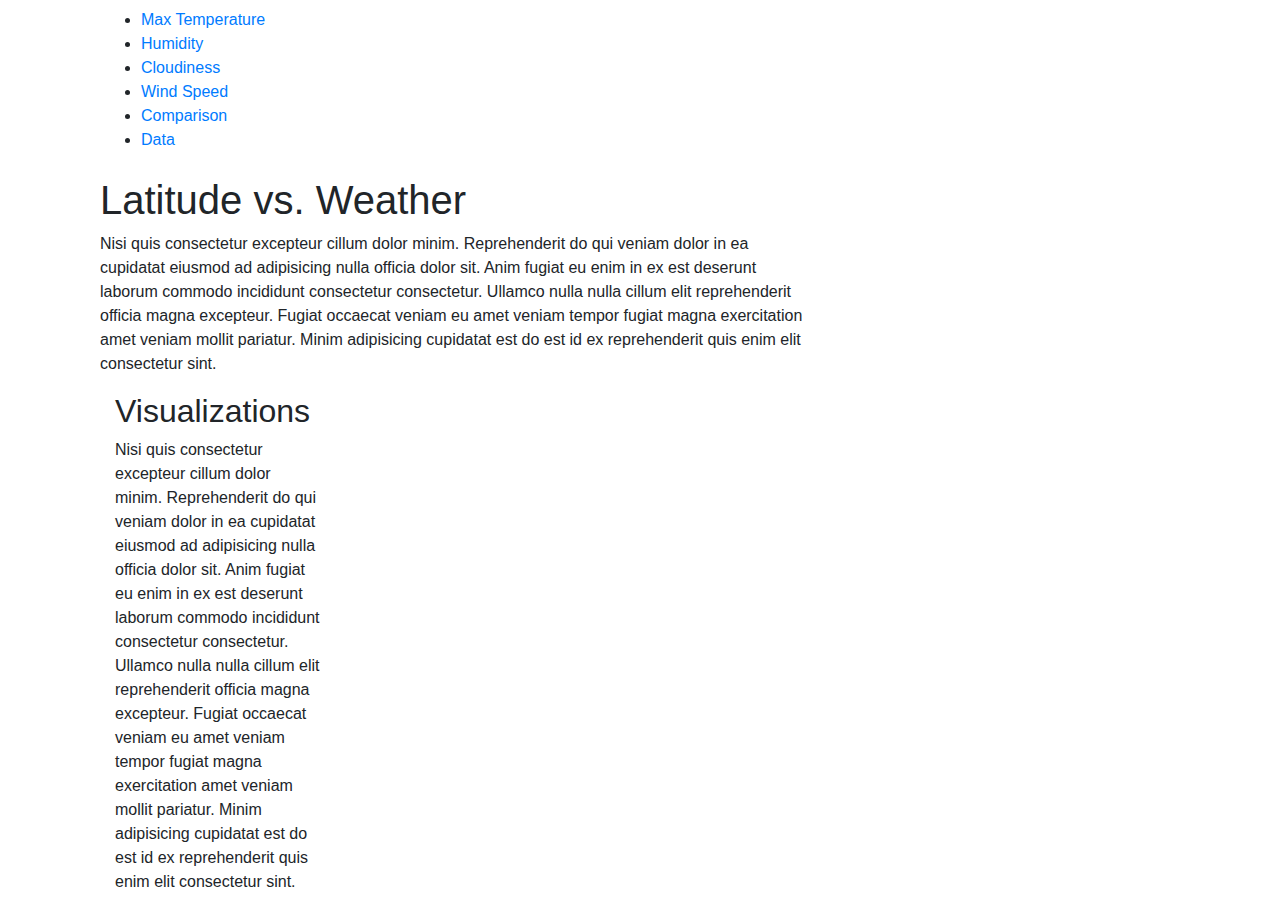
<file: index.html>
<!doctype html>
<html lang="en-us">
  <head>
    <!-- Required meta tags -->
    <meta charset="utf-8">
    <meta name="viewport" content="width=device-width, initial-scale=1, shrink-to-fit=no">

    <!-- Bootstrap CSS -->
    <link rel="stylesheet" href="https://stackpath.bootstrapcdn.com/bootstrap/4.3.1/css/bootstrap.min.css" 
    integrity="sha384-ggOyR0iXCbMQv3Xipma34MD+dH/1fQ784/j6cY/iJTQUOhcWr7x9JvoRxT2MZw1T" crossorigin="anonymous">

    <title>Latitude</title>
  </head>

<body>

  <div class="container">
    <nav class="navbar">
      <ul>
        <li>
          <a href="#">Max Temperature</a>
        </li>
        <li>
          <a href="#">Humidity</a>
        </li>
        <li>
          <a href="#">Cloudiness</a>
        </li>
        <li>
          <a href="#">Wind Speed</a>
        </li>
        <li>
            <a href="#">Comparison</a>
        </li>
        <li>
            <a href="#">Data</a>
        </li>
      </ul>
    </nav>

    <div class="container">

        <div class = "row">

            <div class="col-md-8">
                <div class="box">
                    <h1>Latitude vs. Weather</h1>
                    <p>Nisi quis consectetur excepteur cillum dolor minim. Reprehenderit do qui veniam dolor in ea cupidatat eiusmod ad adipisicing nulla officia dolor sit. Anim fugiat eu enim in ex est deserunt laborum commodo incididunt consectetur consectetur.
                    Ullamco nulla nulla cillum elit reprehenderit officia magna excepteur. Fugiat occaecat veniam eu amet veniam tempor fugiat magna exercitation amet veniam mollit pariatur. Minim adipisicing cupidatat est do est id ex reprehenderit quis enim
                    elit consectetur sint.
                    </p>
                </div>
            <div class="col-md-4">
                <div class="box">
                    <h2>Visualizations</h2>
                    <p>Nisi quis consectetur excepteur cillum dolor minim. Reprehenderit do qui veniam dolor in ea cupidatat eiusmod ad adipisicing nulla officia dolor sit. Anim fugiat eu enim in ex est deserunt laborum commodo incididunt consectetur consectetur.
                    Ullamco nulla nulla cillum elit reprehenderit officia magna excepteur. Fugiat occaecat veniam eu amet veniam tempor fugiat magna exercitation amet veniam mollit pariatur. Minim adipisicing cupidatat est do est id ex reprehenderit quis enim
                    elit consectetur sint.
                    </p>
                </div>
            </div>
        </div>    
    </div>
 
  </div>
  
</body>

</html>


<!-- https://lslat.github.io/ -->
<!-- https://github.com/ -->
</file>
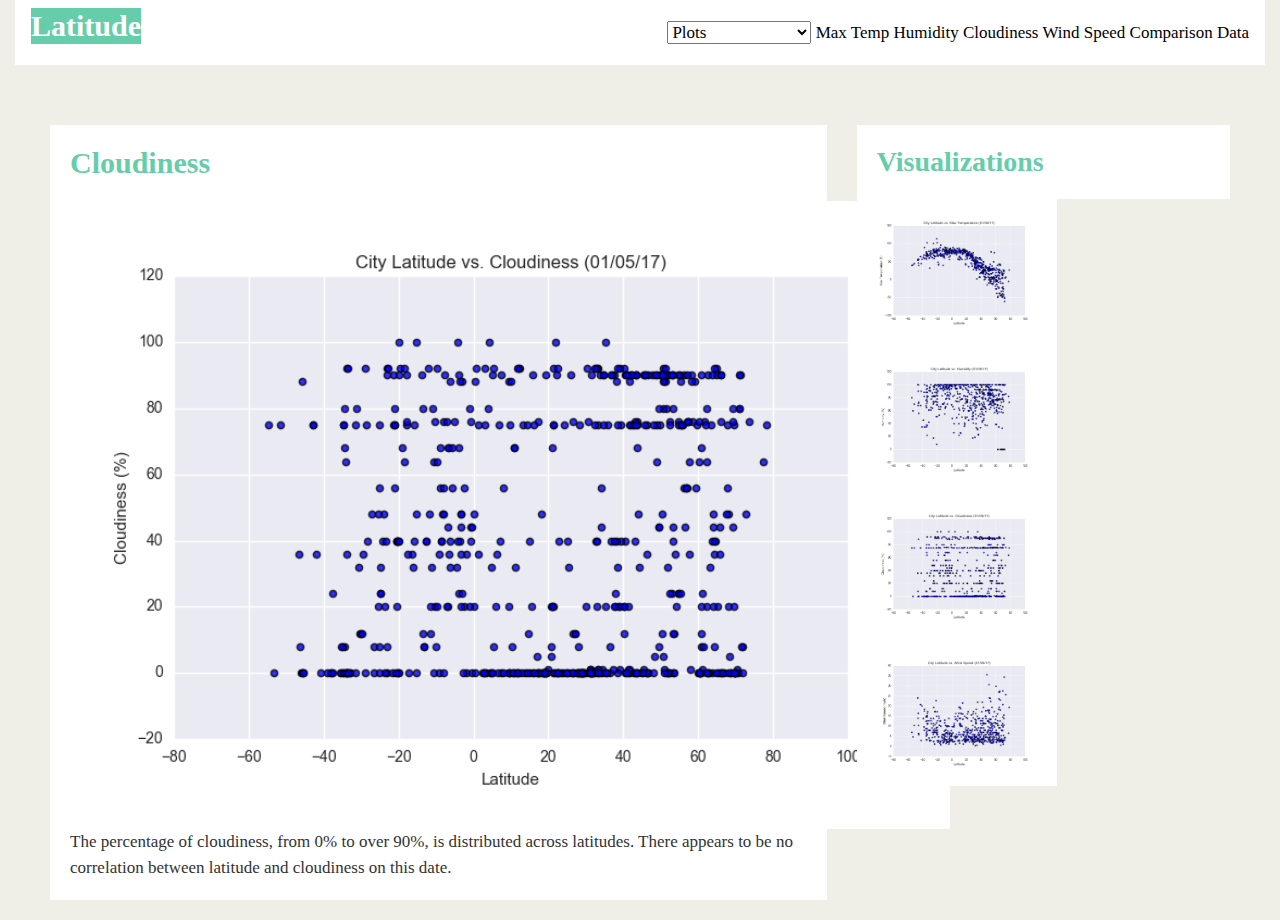
<file: cloudiness.html>
<!doctype html>
<html lang="en-us">
  <head>
    <!-- Required meta tags -->
    <meta charset="utf-8">
    <meta name="viewport" content="width=device-width, initial-scale=1, shrink-to-fit=no">

    <!-- Bootstrap CSS -->
    <link rel="stylesheet" href="https://stackpath.bootstrapcdn.com/bootstrap/4.3.1/css/bootstrap.min.css" 
    integrity="sha384-ggOyR0iXCbMQv3Xipma34MD+dH/1fQ784/j6cY/iJTQUOhcWr7x9JvoRxT2MZw1T" crossorigin="anonymous">

    <link rel="stylesheet" href="style.css">

    <title><b>Latitude</b></title>
  </head>

<body>
  <!-- <button type="button" href="testindex.html">Button</button> -->
  <div class="container-fluid">
    <nav class="navbar">
      
      <a href="index.html"><h1>Latitude</h1></a>

      <div class="links">
        
        <select name="choose">
          <option value="top">Plots</option>
          <option value="first">Max Temperature</option>
          <option value="second">Humidity</option>
          <option value="third">Cloudiness</option>
          <option value="fourth">Wind Speed</option>
        </select>
<!--            
        <a href="#">Max Temperature</a>
        <a href="#">Humidity</a>      
        <a href="#">Cloudiness</a>      
        <a href="#">Wind Speed</a>      -->

        <a href="temperature.html">Max Temp</a>

        <a href="humidity.html">Humidity</a>

        <a href="cloudiness.html">Cloudiness</a>        

        <a href="wind_speed.html">Wind Speed</a>

        <a href="comparisons.html">Comparison</a>

        <a href="data.html">Data</a>
      </div>

    </nav>
  </div>

    <div class="container-fluid">

      <div class = "row">

        <div class="col-md-8">
          
            <h2><b>Cloudiness</b></h2>
            
            <a href="Fig3.png" alt="Cloudiness chart">
            <img target="#" src="Fig3.png" width=900></a>
            
            <p>The percentage of cloudiness, from 0% to over 90%, is distributed across latitudes.  There appears to be 
              no correlation between latitude and cloudiness on this date.
            </p>
        </div>

        <div class="col-md-4">
         
            <h3><b>Visualizations</b></h3>

            <a href="temperature.html" alt="Temperature chart">
            <img target="#" src="Fig1.png" width=200></a>
            <a href="humidity.html" alt="Humidity chart">
            <img target="#" src="Fig2.png" width=200></a>
            <a href="cloudiness.html" alt="Cloudiness chart">
            <img target="#" src="Fig3.png" width=200></a>
            <a href="wind_speed.html" alt="Wind speed chart">
            <img target="#" src="Fig4.png"width=200></a>
          
        </div>
    </div>    
  </div>
  
</body>

</html>


<!-- https://lslat.github.io/ -->
<!-- https://github.com/ -->
</file>
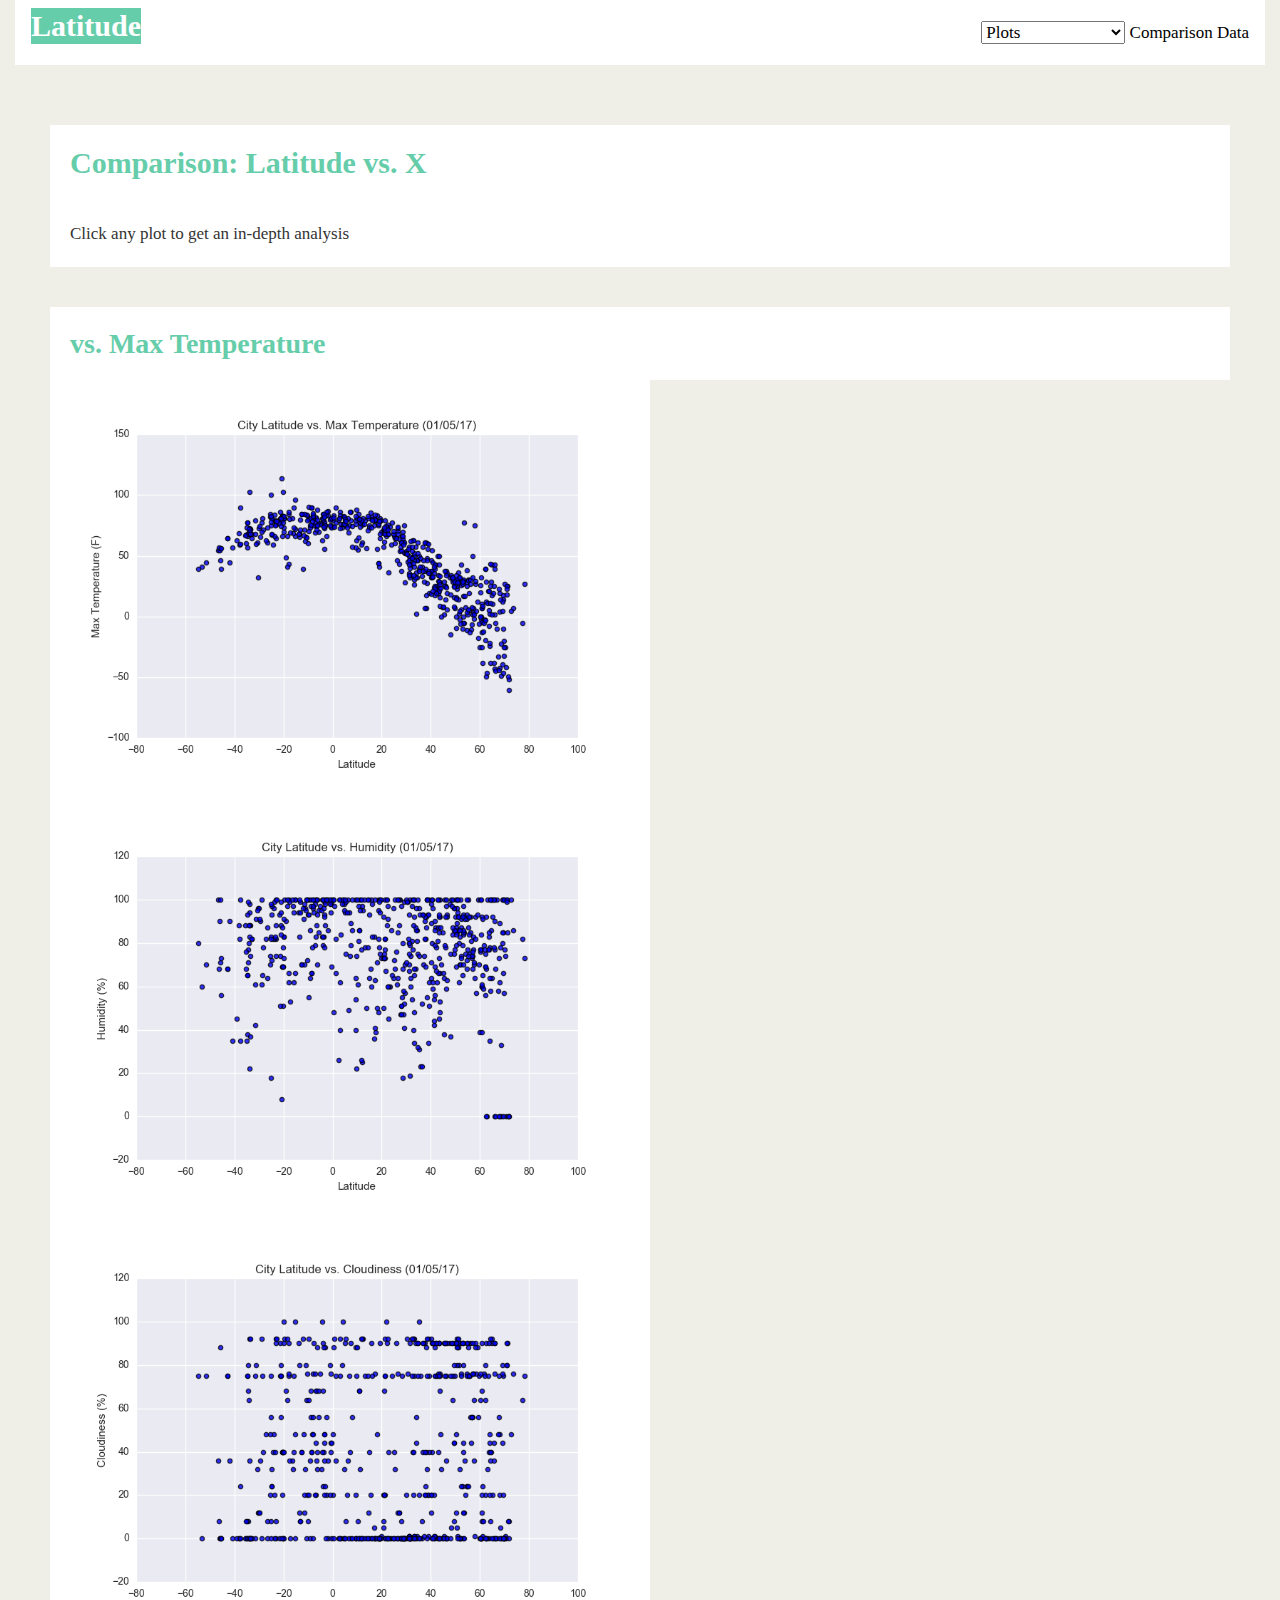
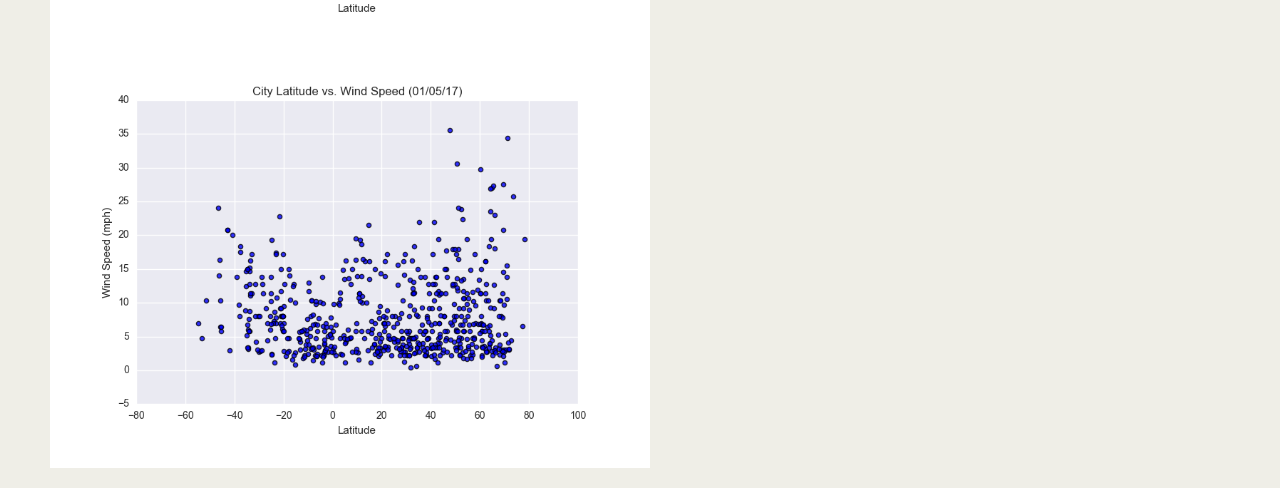
<file: comparisons.html>
<!doctype html>
<html lang="en-us">
  <head>
    <!-- Required meta tags -->
    <meta charset="utf-8">
    <meta name="viewport" content="width=device-width, initial-scale=1, shrink-to-fit=no">

    <!-- Bootstrap CSS -->
    <link rel="stylesheet" href="https://stackpath.bootstrapcdn.com/bootstrap/4.3.1/css/bootstrap.min.css" 
    integrity="sha384-ggOyR0iXCbMQv3Xipma34MD+dH/1fQ784/j6cY/iJTQUOhcWr7x9JvoRxT2MZw1T" crossorigin="anonymous">

    <link rel="stylesheet" href="style.css">

    <title><b>Latitude</b></title>
  </head>

<body>

    <div class="container-fluid">
        
        <nav class="navbar">
        <a href="index.html"><h1>Latitude</h1></a>
            
        <div class="links">
            
        <select name="choose">
        <option value="top">Plots</option>
        <option value="first">Max Temperature</option>
        <option value="second">Humidity</option>
        <option value="third">Cloudiness</option>
        <option value="fourth">Wind Speed</option>
        </select>
<!--            
        <a href="#">Max Temperature</a>
        <a href="#">Humidity</a>      
        <a href="#">Cloudiness</a>      
        <a href="#">Wind Speed</a>      -->
        
        <a href="comparisons.html">Comparison</a>

        <a href="data.html">Data</a>
        </div>
    
        </nav>
    </div>

    <div class="container-fluid">

        <div class = "row">
          
            <div class="col-md-12">
            <h2><b>Comparison: Latitude vs. X</b></h2>

            <p>Click any plot to get an in-depth analysis</p>

            <h3>vs. Max Temperature</h3>

            <a href="temperature.html" alt="Temperature chart">
                <img target="#" src="Fig1.png" width=600></a>
                <a href="humidity.html" alt="Humidity chart">
                <img target="#" src="Fig2.png" width=600></a>
                <a href="cloudiness.html" alt="Cloudiness chart">
                <img target="#" src="Fig3.png" width=600></a>
                <a href="wind_speed.html" alt="Wind speed chart">
                <img target="#" src="Fig4.png"width=600></a>

        </div>
    </div>    
 
  
</body>

</html>
</file>
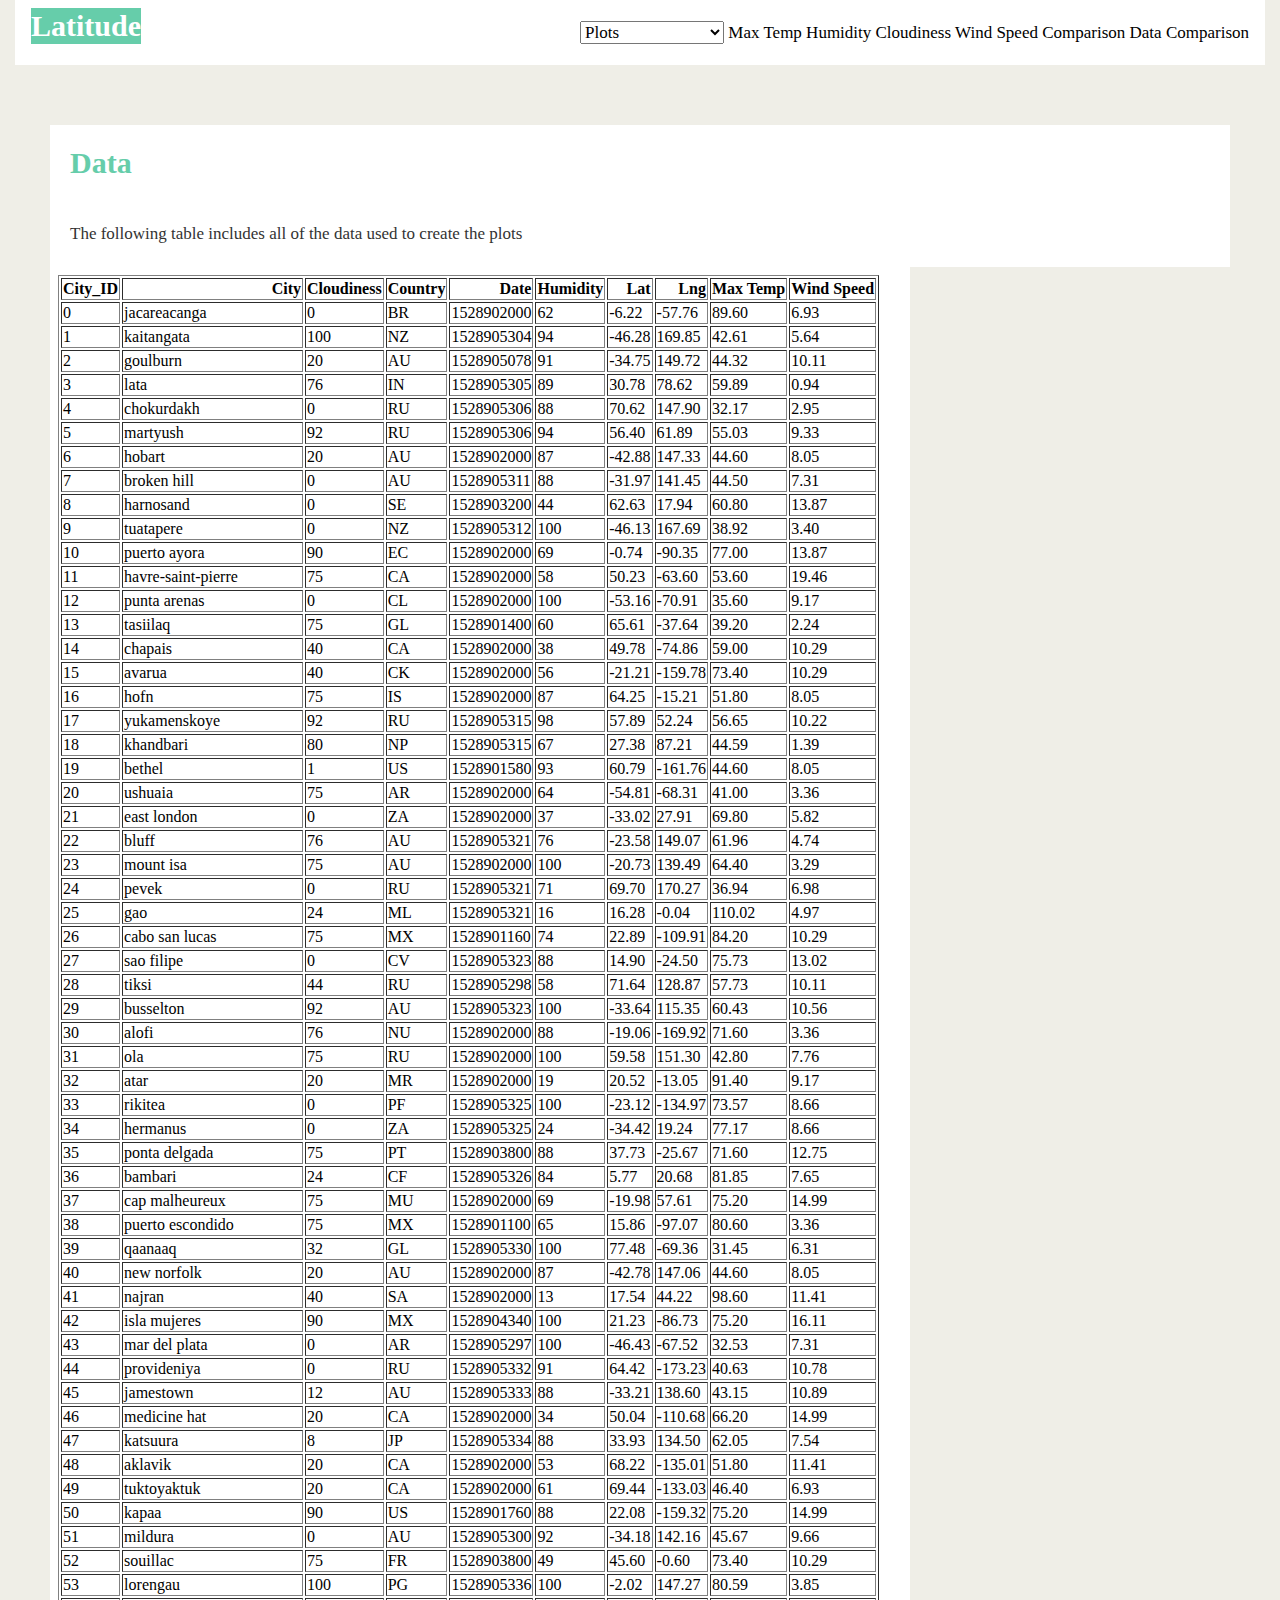
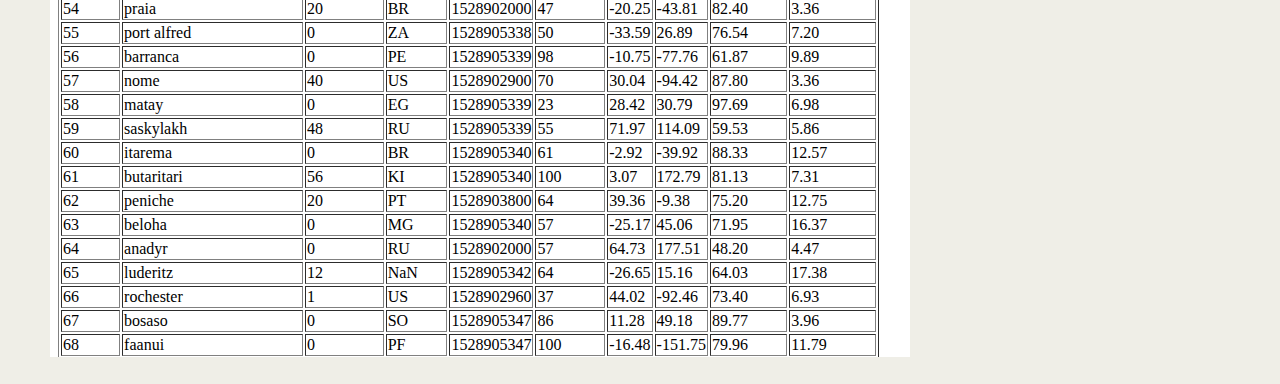
<file: data.html>
<!doctype html>
<html lang="en-us">
  <head>
    <!-- Required meta tags -->
    <meta charset="utf-8">
    <meta name="viewport" content="width=device-width, initial-scale=1, shrink-to-fit=no">

    <!-- Bootstrap CSS -->
    <link rel="stylesheet" href="https://stackpath.bootstrapcdn.com/bootstrap/4.3.1/css/bootstrap.min.css" 
    integrity="sha384-ggOyR0iXCbMQv3Xipma34MD+dH/1fQ784/j6cY/iJTQUOhcWr7x9JvoRxT2MZw1T" crossorigin="anonymous">

    <link rel="stylesheet" href="style.css">

    <title><b>Latitude</b></title>
  </head>



    <div class="container-fluid">
        
        <nav class="navbar">
        <a href="index.html"><h1>Latitude</h1></a>
            
        <div class="links">
            
        <select name="choose">
        <option value="top">Plots</option>
        <option value="first">Max Temperature</option>
        <option value="second">Humidity</option>
        <option value="third">Cloudiness</option>
        <option value="fourth">Wind Speed</option>
        </select>
<!--            
        <a href="#">Max Temperature</a>
        <a href="#">Humidity</a>      
        <a href="#">Cloudiness</a>      
        <a href="#">Wind Speed</a>      -->

        <a href="temperature.html">Max Temp</a>

        <a href="humidity.html">Humidity</a>

        <a href="cloudiness.html">Cloudiness</a>        

        <a href="wind_speed.html">Wind Speed</a>

        <a href="comparisons.html">Comparison</a>

        <a href="data.html">Data</a>
        
        <a href="comparisons.html">Comparison</a>

        </div>
    
        </nav>
    </div>

<body>
    
    <div class="container-fluid">

        <div class = "row">
          
            <div class="col-md-12">

            <h2>Data</h2>

            <p>The following table includes all of the data used to create the plots</p>
            
            <iframe width="860" height="1690"  src="cities.html"></iframe>

            <!-- width="1450"  -->
</file>
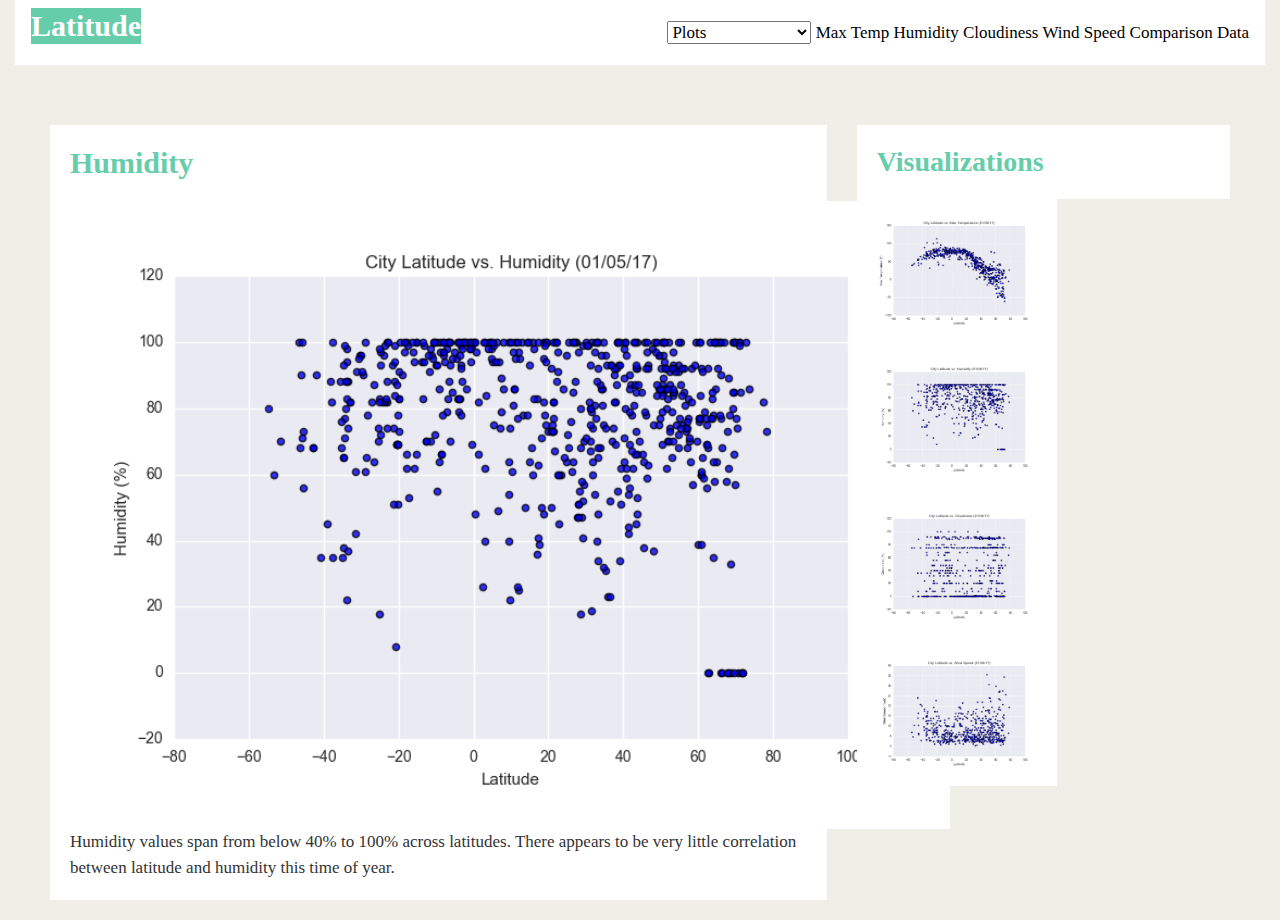
<file: humidity.html>
<!doctype html>
<html lang="en-us">
  <head>
    <!-- Required meta tags -->
    <meta charset="utf-8">
    <meta name="viewport" content="width=device-width, initial-scale=1, shrink-to-fit=no">

    <!-- Bootstrap CSS -->
    <link rel="stylesheet" href="https://stackpath.bootstrapcdn.com/bootstrap/4.3.1/css/bootstrap.min.css" 
    integrity="sha384-ggOyR0iXCbMQv3Xipma34MD+dH/1fQ784/j6cY/iJTQUOhcWr7x9JvoRxT2MZw1T" crossorigin="anonymous">

    <link rel="stylesheet" href="style.css">

    <title><b>Latitude</b></title>
  </head>

<body>
  <!-- <button type="button" href="testindex.html">Button</button> -->
  <div class="container-fluid">
    <nav class="navbar">
      
      <a href="index.html"><h1>Latitude</h1></a>

      <div class="links">
        
        <select name="choose">
          <option value="top">Plots</option>
          <option value="first">Max Temperature</option>
          <option value="second">Humidity</option>
          <option value="third">Cloudiness</option>
          <option value="fourth">Wind Speed</option>
        </select>
<!--            
        <a href="#">Max Temperature</a>
        <a href="#">Humidity</a>      
        <a href="#">Cloudiness</a>      
        <a href="#">Wind Speed</a>      -->
        
        <a href="temperature.html">Max Temp</a>

        <a href="humidity.html">Humidity</a>

        <a href="cloudiness.html">Cloudiness</a>        

        <a href="wind_speed.html">Wind Speed</a>

        <a href="comparisons.html">Comparison</a>

        <a href="data.html">Data</a>
      </div>

    </nav>
  </div>

    <div class="container-fluid">

      <div class = "row">

        <div class="col-md-8">
          
            <h2><b>Humidity</b></h2>
            
            <a href="Fig2.png" alt="Humidity chart">
            <img target="#" src="Fig2.png" width=900></a>
            
            <p>Humidity values span from below 40% to 100% across latitudes.  There appears to be very little correlation 
              between latitude and humidity this time of year.
            </p>
        </div>

        <div class="col-md-4">
         
            <h3><b>Visualizations</b></h3>

            <a href="temperature.html" alt="Temperature chart">
            <img target="#" src="Fig1.png" width=200></a>
            <a href="humidity.html" alt="Humidity chart">
            <img target="#" src="Fig2.png" width=200></a>
            <a href="cloudiness.html" alt="Cloudiness chart">
            <img target="#" src="Fig3.png" width=200></a>
            <a href="wind_speed.html" alt="Wind speed chart">
            <img target="#" src="Fig4.png"width=200></a>
          
        </div>
    </div>    
  </div>
  
</body>

</html>


<!-- https://lslat.github.io/ -->
<!-- https://github.com/ -->
</file>
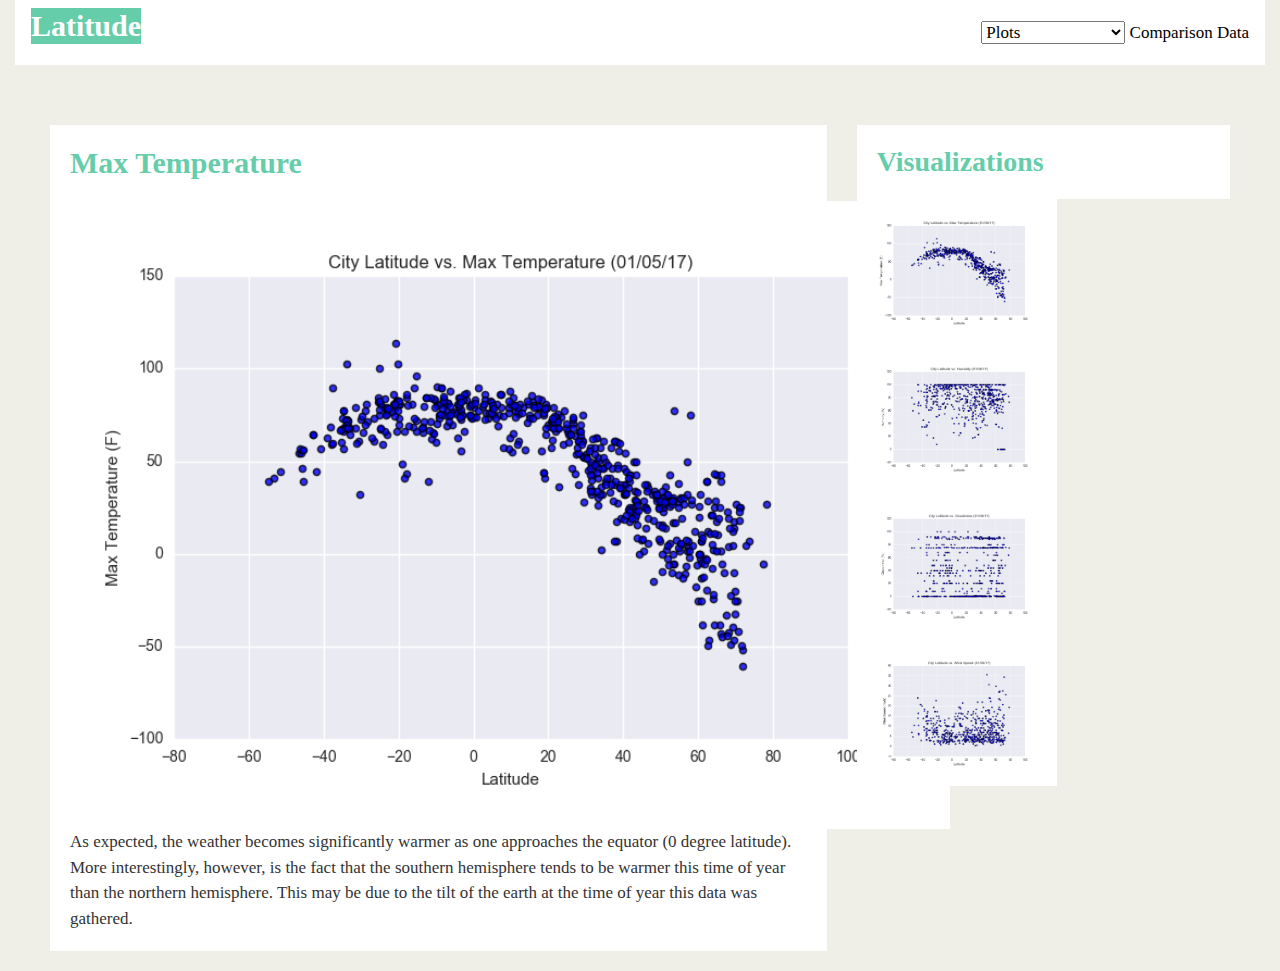
<file: temperature.html>
<!doctype html>
<html lang="en-us">
  <head>
    <!-- Required meta tags -->
    <meta charset="utf-8">
    <meta name="viewport" content="width=device-width, initial-scale=1, shrink-to-fit=no">

    <!-- Bootstrap CSS -->
    <link rel="stylesheet" href="https://stackpath.bootstrapcdn.com/bootstrap/4.3.1/css/bootstrap.min.css" 
    integrity="sha384-ggOyR0iXCbMQv3Xipma34MD+dH/1fQ784/j6cY/iJTQUOhcWr7x9JvoRxT2MZw1T" crossorigin="anonymous">

    <link rel="stylesheet" href="style.css">

    <title><b>Latitude</b></title>
  </head>

<body>
  <!-- <button type="button" href="testindex.html">Button</button> -->
  <div class="container-fluid">
    <nav class="navbar">
      
      <a href="index.html"><h1>Latitude</h1></a>

      <div class="links">
        
        <select name="choose">
          <option value="top">Plots</option>
          <option value="first">Max Temperature</option>
          <option value="second">Humidity</option>
          <option value="third">Cloudiness</option>
          <option value="fourth">Wind Speed</option>
        </select>
<!--            
        <a href="#">Max Temperature</a>
        <a href="#">Humidity</a>      
        <a href="#">Cloudiness</a>      
        <a href="#">Wind Speed</a>      -->
      
        <a href="comparisons.html">Comparison</a>

        <a href="data.html">Data</a>
      </div>

    </nav>
  </div>

    <div class="container-fluid">

      <div class = "row">

        <div class="col-md-8">
          
            <h2><b>Max Temperature</b></h2>
            
            <a href="Fig1.png" alt="Temperature chart">
            <img target="#" src="Fig1.png" width=900></a>
            
            <p>As expected, the weather becomes significantly warmer as one approaches the equator (0 degree latitude).  More
              interestingly, however, is the fact that the southern hemisphere tends to be warmer this time of year than the
              northern hemisphere.  This may be due to the tilt of the earth at the time of year this data was gathered.
            </p>
        </div>

        <div class="col-md-4">
         
            <h3><b>Visualizations</b></h3>

            <a href="temperature.html" alt="Temperature chart">
            <img target="#" src="Fig1.png" width=200></a>
            <a href="humidity.html" alt="Humidity chart">
            <img target="#" src="Fig2.png" width=200></a>
            <a href="cloudiness.html" alt="Cloudiness chart">
            <img target="#" src="Fig3.png" width=200></a>
            <a href="wind_speed.html" alt="Wind speed chart">
            <img target="#" src="Fig4.png"width=200></a>
          
        </div>
    </div>    
  </div>
  
</body>

</html>


<!-- https://lslat.github.io/ -->
<!-- https://github.com/ -->
</file>
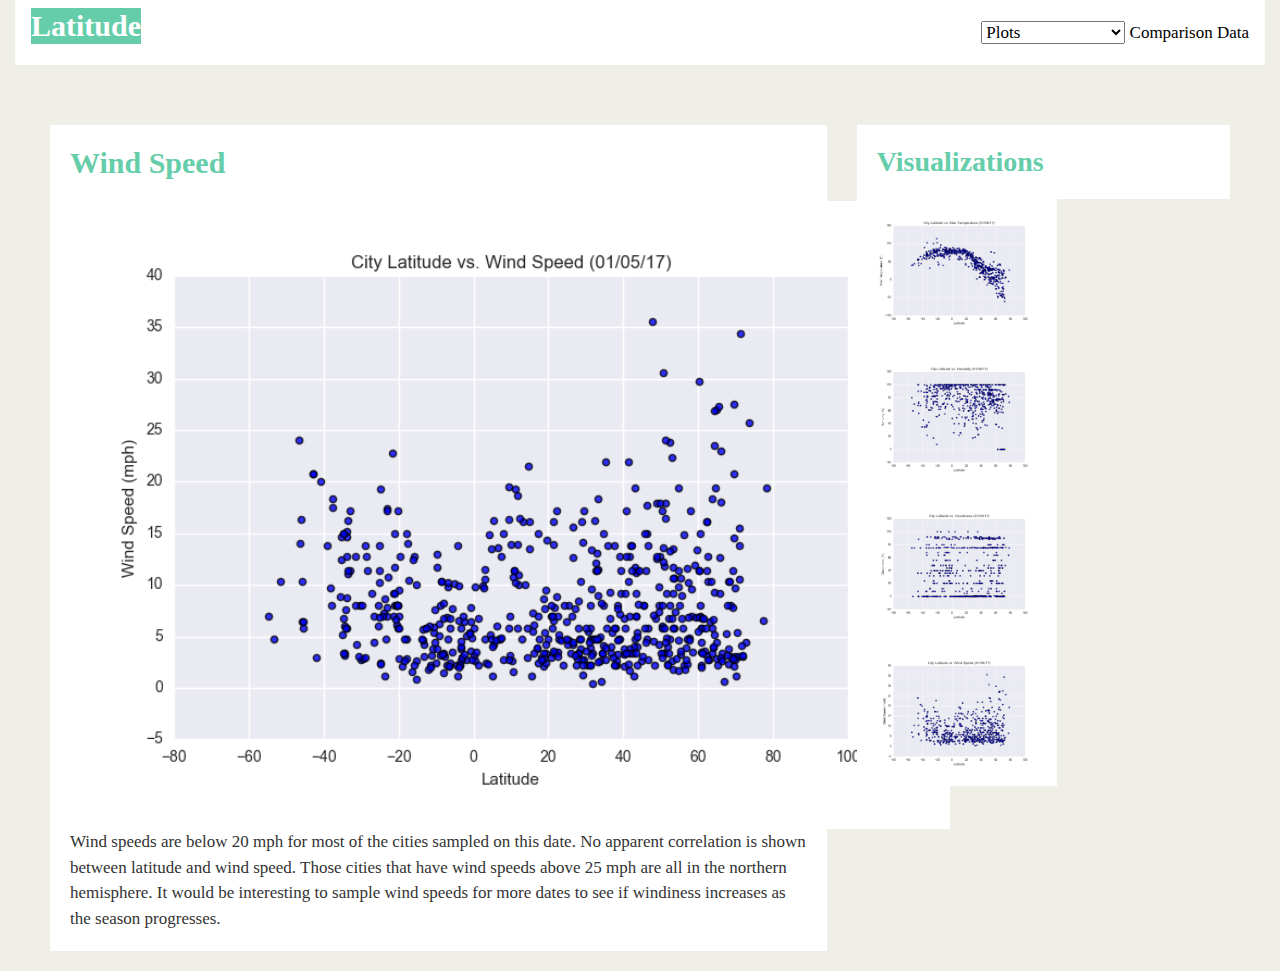
<file: wind_speed.html>
<!doctype html>
<html lang="en-us">
  <head>
    <!-- Required meta tags -->
    <meta charset="utf-8">
    <meta name="viewport" content="width=device-width, initial-scale=1, shrink-to-fit=no">

    <!-- Bootstrap CSS -->
    <link rel="stylesheet" href="https://stackpath.bootstrapcdn.com/bootstrap/4.3.1/css/bootstrap.min.css" 
    integrity="sha384-ggOyR0iXCbMQv3Xipma34MD+dH/1fQ784/j6cY/iJTQUOhcWr7x9JvoRxT2MZw1T" crossorigin="anonymous">

    <link rel="stylesheet" href="style.css">

    <title><b>Latitude</b></title>
  </head>

<body>
  <!-- <button type="button" href="testindex.html">Button</button> -->
  <div class="container-fluid">
    <nav class="navbar">
      
      <a href="index.html"><h1>Latitude</h1></a>

      <div class="links">
        
        <select name="choose">
          <option value="top">Plots</option>
          <option value="first">Max Temperature</option>
          <option value="second">Humidity</option>
          <option value="third">Cloudiness</option>
          <option value="fourth">Wind Speed</option>
        </select>
<!--            
        <a href="#">Max Temperature</a>
        <a href="#">Humidity</a>      
        <a href="#">Cloudiness</a>      
        <a href="#">Wind Speed</a>      -->
      
        <a href="comparisons.html">Comparison</a>

        <a href="data.html">Data</a>
      </div>

    </nav>
  </div>

    <div class="container-fluid">

      <div class = "row">

        <div class="col-md-8">
          
            <h2><b>Wind Speed</b></h2>
            
            <a href="Fig4.png" alt="Cloudiness chart">
            <img target="#" src="Fig4.png" width=900></a>
            
            <p>Wind speeds are below 20 mph for most of the cities sampled on this date.  No apparent correlation is shown between
              latitude and wind speed.  Those cities that have wind speeds above 25 mph are all in the northern hemisphere.  It 
              would be interesting to sample wind speeds for more dates to see if windiness increases as the season progresses.
        </div>

        <div class="col-md-4">
         
            <h3><b>Visualizations</b></h3>

            <a href="temperature.html" alt="Temperature chart">
            <img target="#" src="Fig1.png" width=200></a>
            <a href="humidity.html" alt="Humidity chart">
            <img target="#" src="Fig2.png" width=200></a>
            <a href="cloudiness.html" alt="Cloudiness chart">
            <img target="#" src="Fig3.png" width=200></a>
            <a href="wind_speed.html" alt="Wind speed chart">
            <img target="#" src="Fig4.png"width=200></a>
          
        </div>
    </div>    
  </div>
  
</body>

</html>


<!-- https://lslat.github.io/ -->
<!-- https://github.com/ -->
</file>
<file: style.css>
/* .container {width: 1024px; margin: 0 auto;} */

.navbar {background: #fff;
        margin:0px;
        position:relative;
        /* display: flex; */
        /* justify-content: space-around; */
        /* height:500; */
        /* top:0px; */
        /* left:0px; */
        width:100%;}

a {color: black;
    padding: 0px;
    margin-top: 0px;
    margin-bottom: 5px;}
    
/* .links (padding:50;) */
/* .links {text-align: right} */

body {padding: 0%;
      margin-right: 0px;
      margin-left: 0px;
      margin-top: 0px;
      margin-bottom: 0px;
      font-family: Georgia, "Times New Roman", Times, serif;
      font-size: 17px;  
      line-height: 150%;  
      color: #333;  
      background: #efeee7;
      max-width: 100%;
    }

container {background: #eeee;
        padding: 15px;
        max-width: 100%;}

.row {margin: 0px;
    padding: 20px;}

h1  {background:#66CDAA;
    color: white;
    font-size: 30px;
    font-weight: bold;
    }
    /* margin: 15px; */
    /* padding: 20px 0; */
    /* margin: 0;   */
    /* margin-bottom: 20px;   */
    /* font-size: 28px;   */
        /* color: #eee;   */
    /* text-align: center;} */

h2 {font-size: 30px;
    color: 	#66CDAA;
    background: #fff;
    margin-top: 40px;
    margin-right: 0px;
    margin-bottom: 0px;
    margin-left: 0px;
    padding: 20px;
    font-weight: bold;
    /* border: 10px; */
    }

h3 {color: #66CDAA;
    background: #fff;
    margin-top: 40px;
    margin-right: 0px;
    margin-bottom: 0px;
    padding: 20px;
    font-weight: bold;}

p {background: #fff;
    margin: 0;
    padding: 20px;}

img {float: left; 
    margin: 0px auto;
    padding: 15px;
    background: #fff;
    }

iframe {background: #fff;
    border: 0px;
    }
</file>
